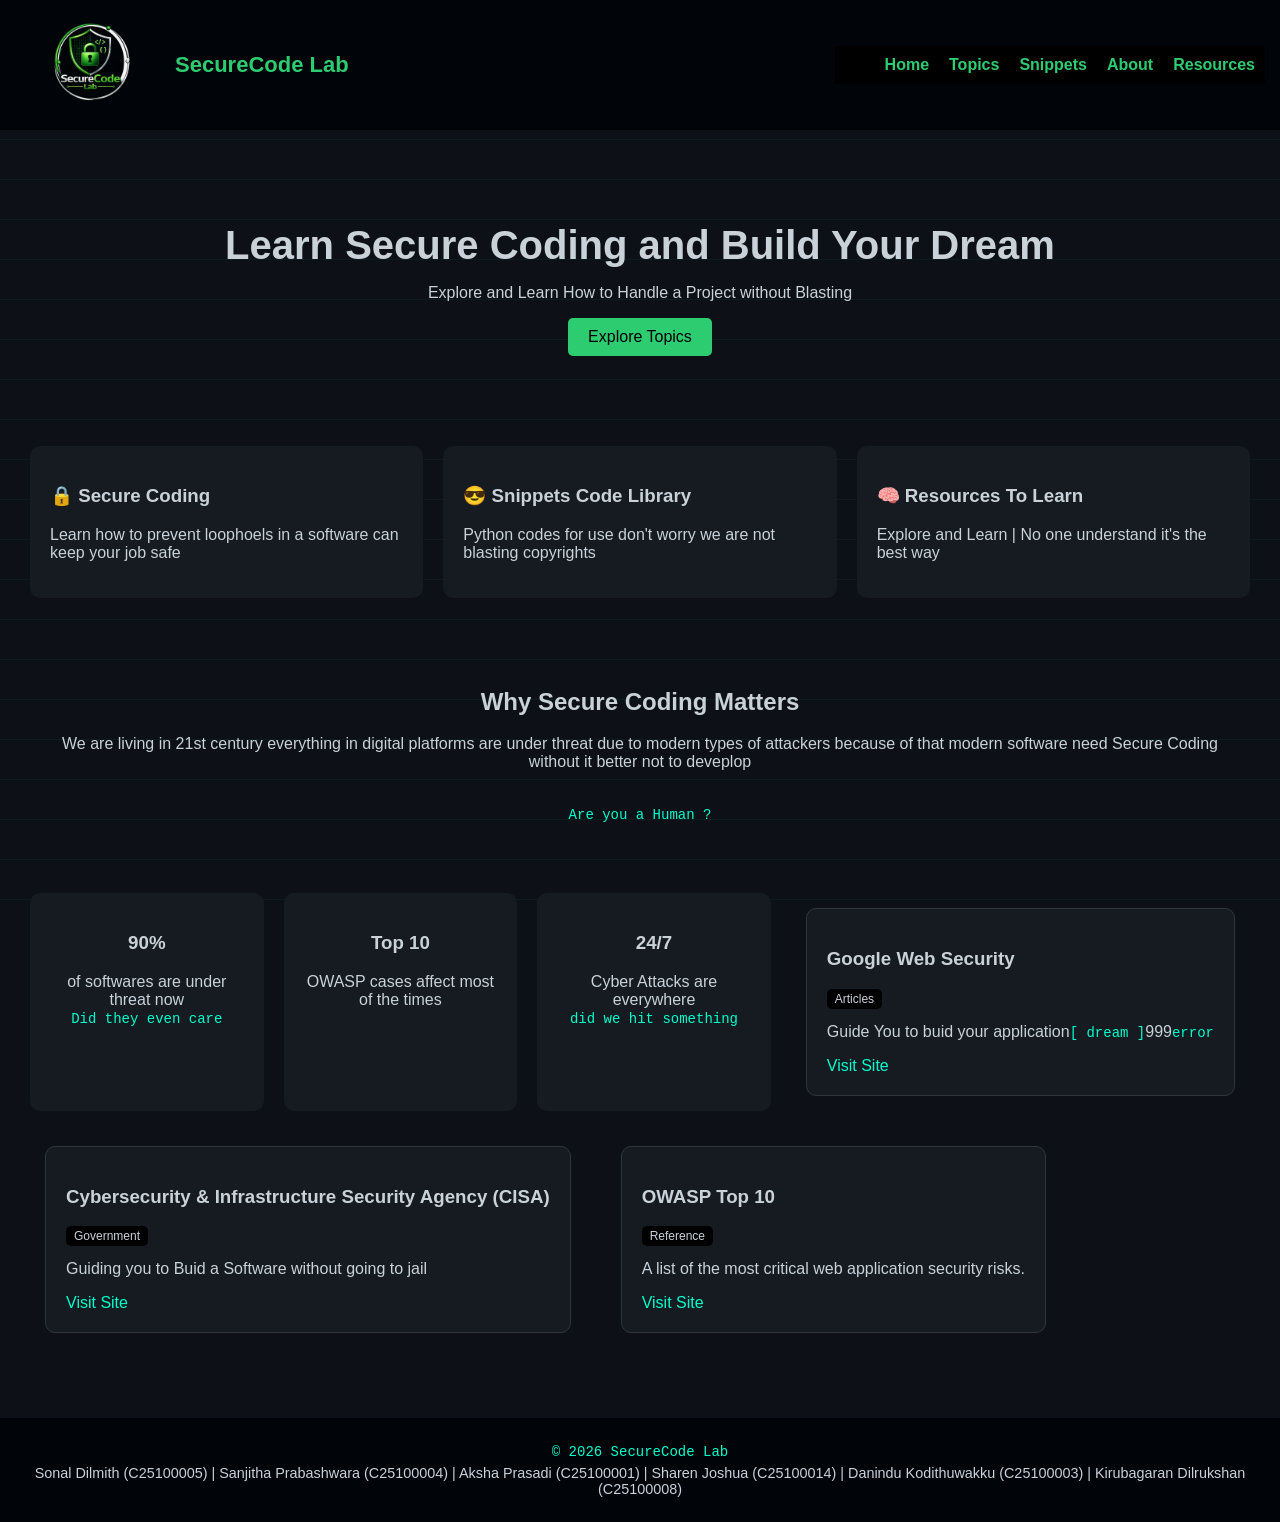
<file: index.html>
<!DOCTYPE html>
<html lang="en">
<head>
    <meta charset="UTF-8">
    <meta name="viewport" content="width=device-width, initial-scale=1.0">
    <title>SecureCode Lab</title>
    <link rel="stylesheet" href="style.css"> 
</head>
<body>
    <header>
        <div style="display:flex; align-items:center;">
        <img src="SecureCode Lab.png" alt="logo" width="150" style="margin-right:10px;">
        <h1>SecureCode Lab</h1>
    </div>
        <nav>
        <ul>
            <li><a href="index.html">Home</a></li>
            <li><a href="topics.html">Topics</a></li>
            <li><a href="snippets.html">Snippets</a></li>
            <li><a href="about.html">About</a></li>
            <li><a href="resources.html">Resources</a></li>
        </ul>
    </nav>
    </header>
<main>

<!--hero-->
<section class="hero">
    <h2>Learn Secure Coding and Build Your Dream</h2>
    <p>Explore and Learn How to Handle a Project without Blasting</p>
    <a href="topics.html" class="btn">Explore Topics</a>
</section>

<!--features-->
<section class="features">

    <div class="feature-card">
        <h3>&#128274; Secure Coding</h3>
        <p>Learn how to prevent loophoels in a software can keep your job safe</p>
    </div>

    <div class="feature-card">
        <h3>&#128526; Snippets Code Library</h3>
        <p>Python codes for use don't worry we are not blasting copyrights</p>
    </div>

    <div class="feature-card">
        <h3>&#x1F9E0; Resources To Learn</h3>
        <p>Explore and Learn | No one understand it's the best way </p>
    </div>

</section>

<!--important-->
<section class="importance">
    <h2>Why Secure Coding Matters</h2>
    <p>We are living in 21st century everything in digital platforms are under threat due to modern types of attackers because of that modern software need Secure Coding without it better not to deveplop</p><br><code>Are you a Human ?</code>
</section>

<!--stat-->
<section class="stats">

    <div class="stat-card">
        <h3>90%</h3>
        <p>of softwares are under threat now<br><code>Did they even care</code></p>
    </div>

    <div class="stat-card">
        <h3>Top 10</h3>
        <p>OWASP cases affect most of the times</p>
    </div>

    <div class="stat-card">
        <h3>24/7</h3>
        <p>Cyber Attacks are everywhere<br><code>did we hit something</code></p>
    </div>

    
<div class="resource-card">
    <h3>Google Web Security</h3>
    <span class="tag">Articles</span>
    <p>Guide You to buid your application<code>[ dream ]</code>999<code>error</code></p>
    <a href="https://web.dev/security/" target="_blank">Visit Site</a>
</div>

<div class="resource-card">
    <h3>Cybersecurity & Infrastructure Security Agency (CISA)</h3>
    <span class="tag">Government</span>
    <p>Guiding you to Buid a Software without going to jail</p>
    <a href="https://www.cisa.gov/" target="_blank">Visit Site</a>
</div>

<div class="resource-card">
    <h3>OWASP Top 10</h3>
    <span class="tag">Reference</span>
    <p>A list of the most critical web application security risks.</p>
    <a href="https://owasp.org/www-project-top-ten/" target="_blank">Visit Site</a>
</div>

</section>

</main>

    <footer>
    <div class="footer-content">
        <p><code>© 2026 SecureCode Lab</code></p>
        <p>
            Sonal Dilmith (C25100005) |
            Sanjitha Prabashwara (C25100004) |
            Aksha Prasadi (C25100001) |
            Sharen Joshua (C25100014) |
            Danindu Kodithuwakku (C25100003) |
            Kirubagaran Dilrukshan (C25100008)
        </p>
    </div>
</footer>

</body>
</html>
</file>
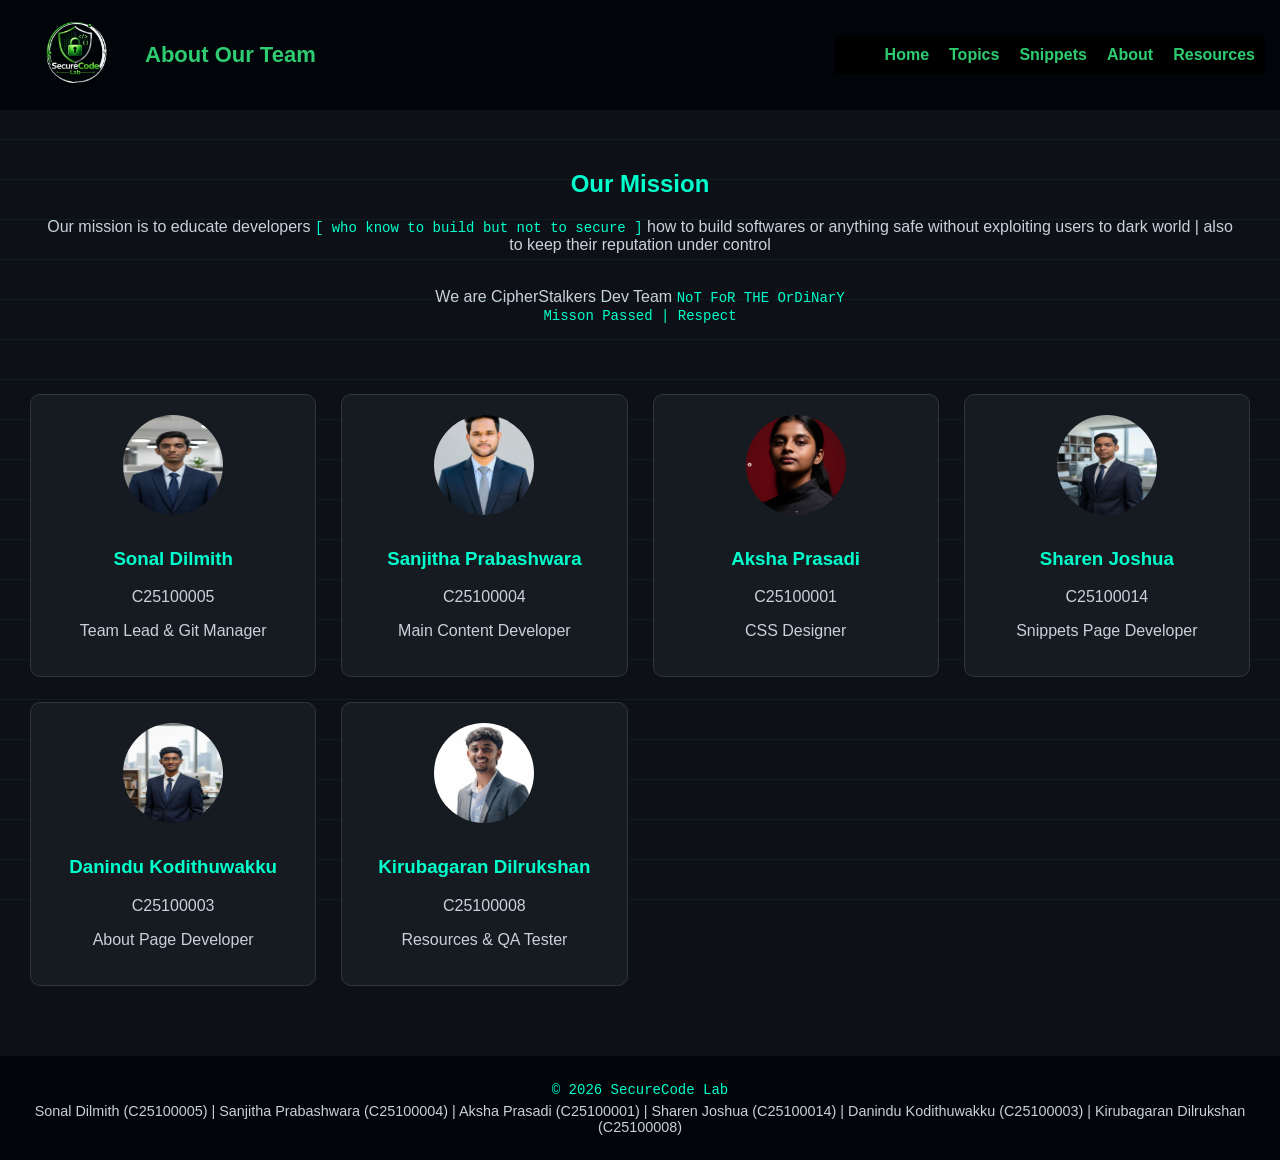
<file: about.html>
<!DOCTYPE html>
<html lang="en">
<head>
    <meta charset="UTF-8">
    <meta name="viewport" content="width=device-width, initial-scale=1.0">
    <title>About Us</title>
    <link rel="stylesheet" href="style.css">
</head>

<body>

<header>
    <div style="display:flex; align-items:center;">
        <img src="SecureCode Lab.png" alt="logo" width="120" style="margin-right:10px;">
        <h1>About Our Team</h1>
    </div>

    <nav>
        <ul>
            <li><a href="index.html">Home</a></li>
            <li><a href="topics.html">Topics</a></li>
            <li><a href="snippets.html">Snippets</a></li>
            <li><a href="about.html">About</a></li>
            <li><a href="resources.html">Resources</a></li>
        </ul>
    </nav>
</header>

<main>

    <!--mission-->
    <section class="mission">
        <h2>Our Mission</h2>
        <p>Our mission is to educate developers <code>[ who know to build but not to secure ]</code> how to build softwares or anything safe without exploiting users to dark world | also to keep their reputation under control</p>
        <br>
        We are CipherStalkers Dev Team <code>NoT FoR THE OrDiNarY</code>
        <br>
        <code>Misson Passed | Respect</code>
    </section>

    <!--kastiya-->
    <section class="team">

        <!--powerhouse-->
        <div class="member-card">
            <img src="Sonal.png" alt="member">
            <h3>Sonal Dilmith</h3>
            <p>C25100005</p>
            <p>Team Lead & Git Manager</p>
        </div>

        <div class="member-card">
            <img src="Sanjitha.png" alt="member">
            <h3>Sanjitha Prabashwara</h3>
            <p>C25100004</p>
            <p>Main Content Developer</p>
        </div>

        <div class="member-card">
            <img src="aksha.png" alt="member">
            <h3>Aksha Prasadi</h3>
            <p>C25100001</p>
            <p>CSS Designer</p>
        </div>

        <div class="member-card">
            <img src="Sharen.jpeg" alt="member">
            <h3>Sharen Joshua</h3>
            <p>C25100014</p>
            <p>Snippets Page Developer</p>
        </div>

        <div class="member-card">
            <img src="danidu.jpeg" alt="member">
            <h3>Danindu Kodithuwakku</h3>
            <p>C25100003</p>
            <p>About Page Developer</p>
        </div>

        <div class="member-card">
            <img src="dilrukshan.jpeg" alt="member">
            <h3>Kirubagaran Dilrukshan</h3>
            <p>C25100008</p>
            <p>Resources & QA Tester</p>
        </div>

    </section>

</main>

<footer>
    <div class="footer-content">
        <p><code>© 2026 SecureCode Lab</code></p>
        <p>
            Sonal Dilmith (C25100005) |
            Sanjitha Prabashwara (C25100004) |
            Aksha Prasadi (C25100001) |
            Sharen Joshua (C25100014) |
            Danindu Kodithuwakku (C25100003) |
            Kirubagaran Dilrukshan (C25100008)
        </p>
    </div>
</footer>

</body>
</html>
</file>
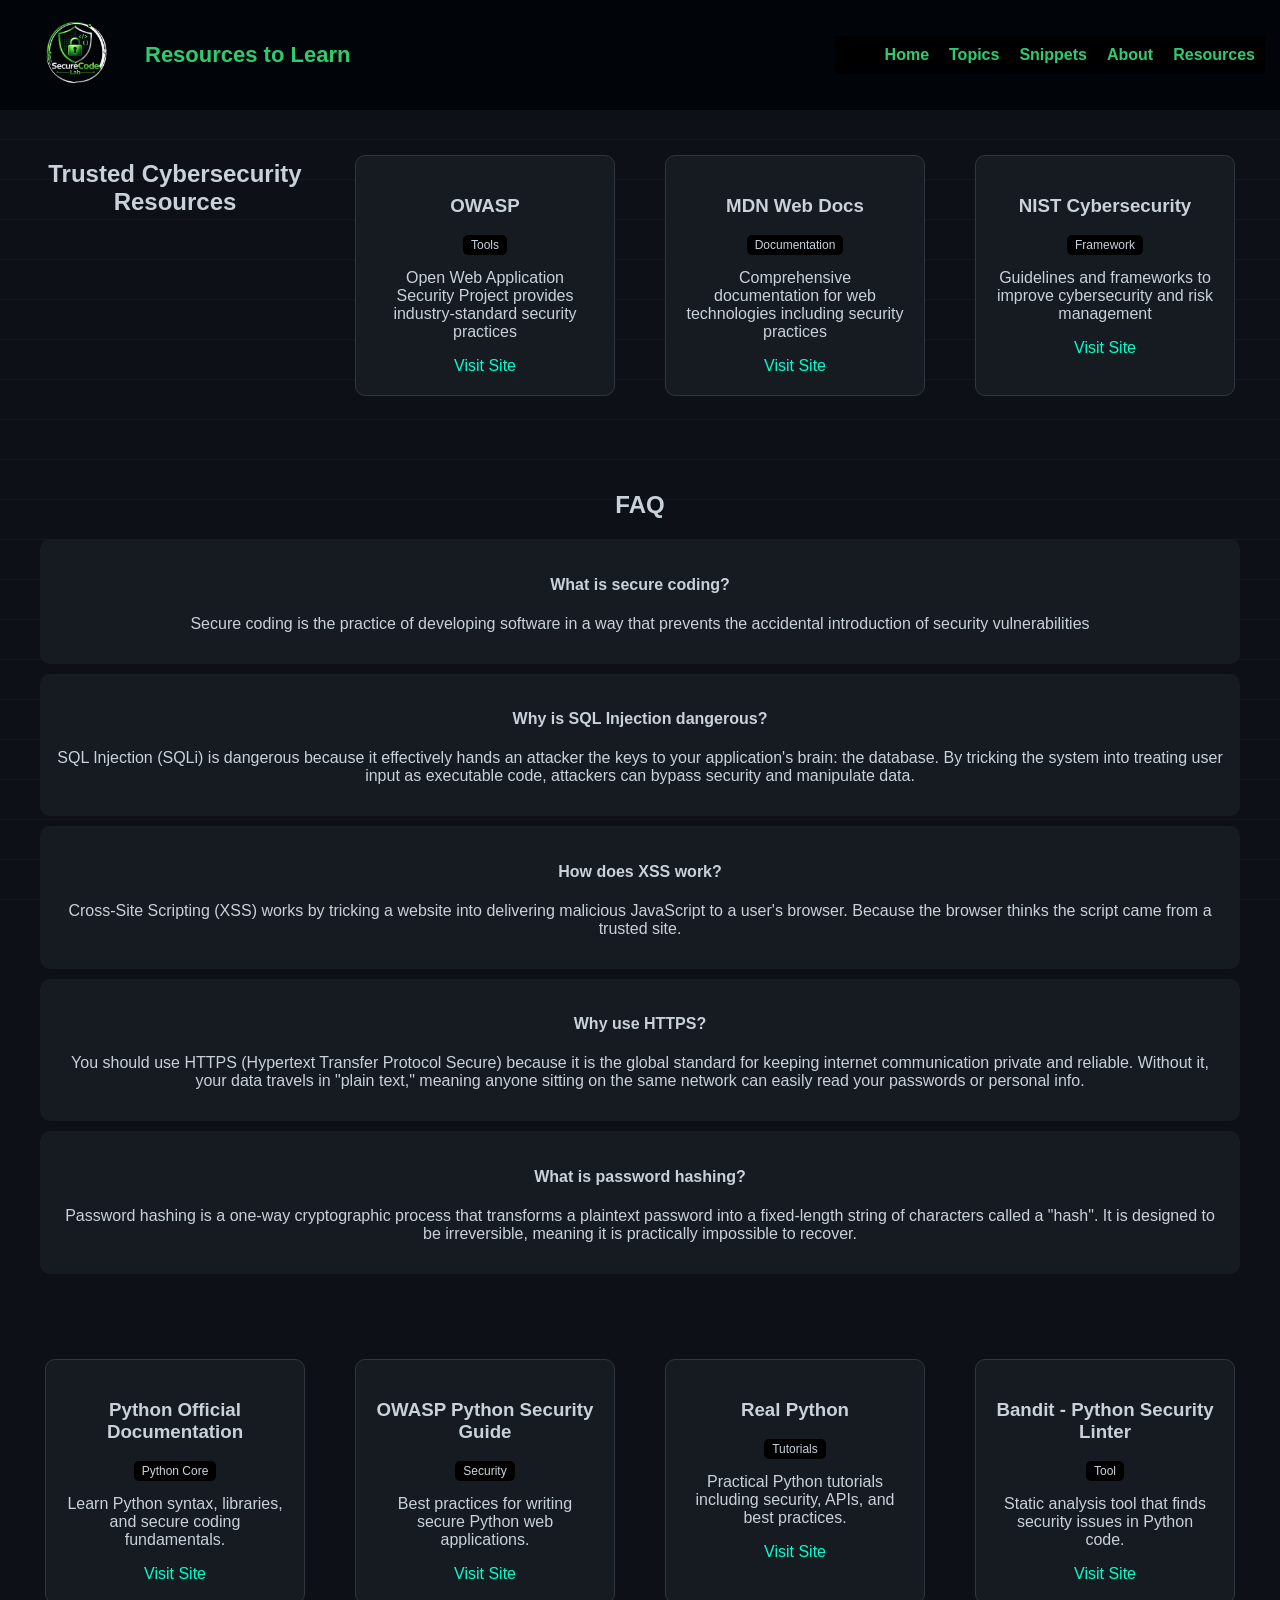
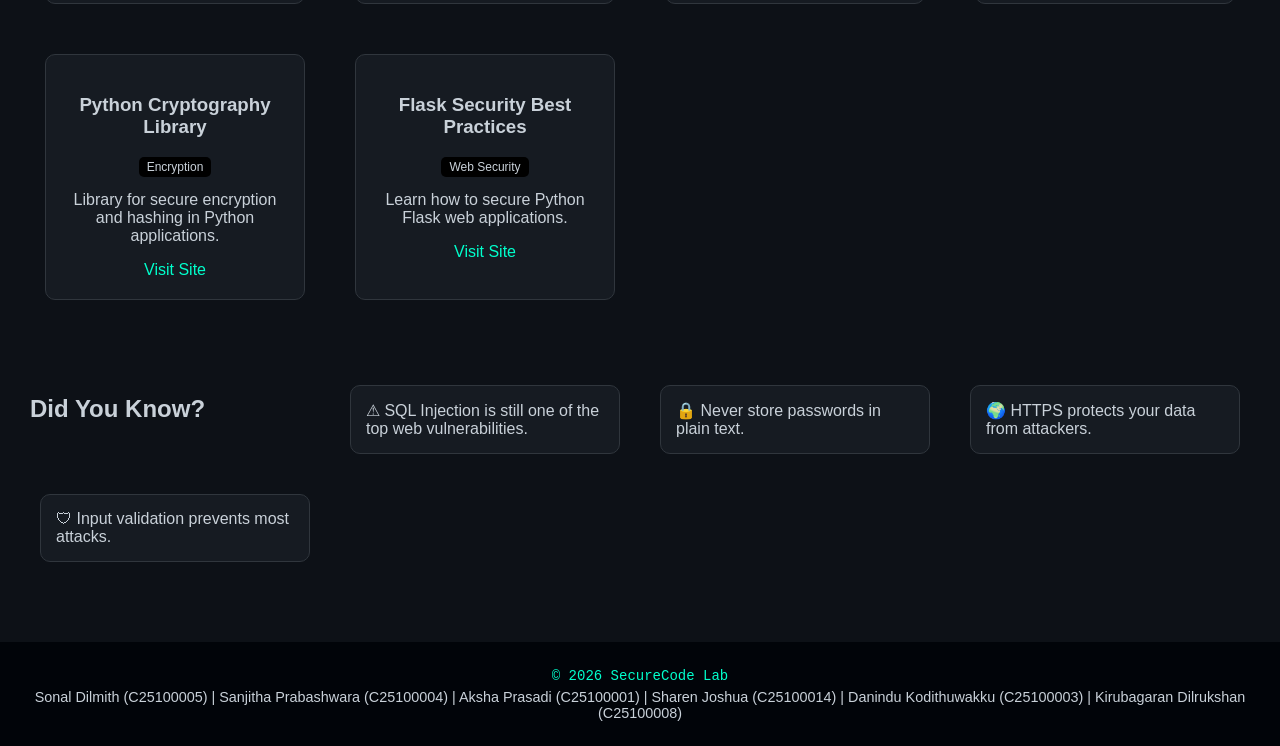
<file: resources.html>
<!DOCTYPE html>
<html lang="en">
<head>
    <meta charset="UTF-8">
    <meta name="viewport" content="width=device-width, initial-scale=1.0">
    <title>Resources</title>
    <link rel="stylesheet" href="style.css">
</head>

<body>

<header>
    <div style="display:flex; align-items:center;">
        <img src="SecureCode Lab.png" alt="logo" width="120" style="margin-right:10px;">
        <h1>Resources to Learn</h1>
    </div>

    <nav>
        <ul>
            <li><a href="index.html">Home</a></li>
            <li><a href="topics.html">Topics</a></li>
            <li><a href="snippets.html">Snippets</a></li>
            <li><a href="about.html">About</a></li>
            <li><a href="resources.html">Resources</a></li>
        </ul>
    </nav>
</header>

<main>

<!--resource-->
<section class="resources">
    <h2>Trusted Cybersecurity Resources</h2>

    <div class="resource-card">
        <h3>OWASP</h3>
        <span class="tag">Tools</span>
        <p>Open Web Application Security Project provides industry-standard security practices</p>
        <a href="https://owasp.org/" target="_blank">Visit Site</a>
    </div>

    <div class="resource-card">
        <h3>MDN Web Docs</h3>
        <span class="tag">Documentation</span>
        <p>Comprehensive documentation for web technologies including security practices</p>
        <a href="https://developer.mozilla.org/" target="_blank">Visit Site</a>
    </div>

    <div class="resource-card">
        <h3>NIST Cybersecurity</h3>
        <span class="tag">Framework</span>
        <p>Guidelines and frameworks to improve cybersecurity and risk management</p>
        <a href="https://www.nist.gov/cybersecurity" target="_blank">Visit Site</a>
    </div>

</section>

<!-- FAQ -->
<section class="faq">
    <h2>FAQ</h2>

    <div class="faq-item">
        <h4>What is secure coding?</h4>
        <p>Secure coding is the practice of developing software in a way that prevents the accidental introduction of security vulnerabilities</p>
    </div>

    <div class="faq-item">
        <h4>Why is SQL Injection dangerous?</h4>
        <p>SQL Injection (SQLi) is dangerous because it effectively hands an attacker the keys to your application's brain: the database. By tricking the system into treating user input as executable code, attackers can bypass security and manipulate data.</p>
    </div>

    <div class="faq-item">
        <h4>How does XSS work?</h4>
        <p>Cross-Site Scripting (XSS) works by tricking a website into delivering malicious JavaScript to a user's browser. Because the browser thinks the script came from a trusted site.</p>
    </div>

    <div class="faq-item">
        <h4>Why use HTTPS?</h4>
        <p>You should use HTTPS (Hypertext Transfer Protocol Secure) because it is the global standard for keeping internet communication private and reliable. Without it, your data travels in "plain text," meaning anyone sitting on the same network can easily read your passwords or personal info.</p>
    </div>

    <div class="faq-item">
        <h4>What is password hashing?</h4>
        <p>Password hashing is a one-way cryptographic process that transforms a plaintext password into a fixed-length string of characters called a "hash". It is designed to be irreversible, meaning it is practically impossible to recover.</p>
    </div>

</section>

<section class="resources">

    <div class="resource-card">
        <h3>Python Official Documentation</h3>
        <span class="tag">Python Core</span>
        <p>Learn Python syntax, libraries, and secure coding fundamentals.</p>
        <a href="https://docs.python.org/3/" target="_blank">Visit Site</a>
    </div>

    <div class="resource-card">
        <h3>OWASP Python Security Guide</h3>
        <span class="tag">Security</span>
        <p>Best practices for writing secure Python web applications.</p>
        <a href="https://owasp.org/www-project-python-security/" target="_blank">Visit Site</a>
    </div>

    <div class="resource-card">
        <h3>Real Python</h3>
        <span class="tag">Tutorials</span>
        <p>Practical Python tutorials including security, APIs, and best practices.</p>
        <a href="https://realpython.com/" target="_blank">Visit Site</a>
    </div>

    <div class="resource-card">
        <h3>Bandit - Python Security Linter</h3>
        <span class="tag">Tool</span>
        <p>Static analysis tool that finds security issues in Python code.</p>
        <a href="https://bandit.readthedocs.io/" target="_blank">Visit Site</a>
    </div>

    <div class="resource-card">
        <h3>Python Cryptography Library</h3>
        <span class="tag">Encryption</span>
        <p>Library for secure encryption and hashing in Python applications.</p>
        <a href="https://cryptography.io/" target="_blank">Visit Site</a>
    </div>

    <div class="resource-card">
        <h3>Flask Security Best Practices</h3>
        <span class="tag">Web Security</span>
        <p>Learn how to secure Python Flask web applications.</p>
        <a href="https://flask.palletsprojects.com/" target="_blank">Visit Site</a>
    </div>

</section>

<!-- TIPS -->
<section class="tips">
    <h2>Did You Know?</h2>

    <div class="tip-card">&#x26A0; SQL Injection is still one of the top web vulnerabilities.</div>
    <div class="tip-card">&#128274; Never store passwords in plain text.</div>
    <div class="tip-card">&#127757; HTTPS protects your data from attackers.</div>
    <div class="tip-card">&#128737; Input validation prevents most attacks.</div>

</section>

</main>

<footer>
    <div class="footer-content">
        <p><code>© 2026 SecureCode Lab</code></p>
        <p>
            Sonal Dilmith (C25100005) |
            Sanjitha Prabashwara (C25100004) |
            Aksha Prasadi (C25100001) |
            Sharen Joshua (C25100014) |
            Danindu Kodithuwakku (C25100003) |
            Kirubagaran Dilrukshan (C25100008)
        </p>
    </div>
</footer>

</body>
</html>
</file>
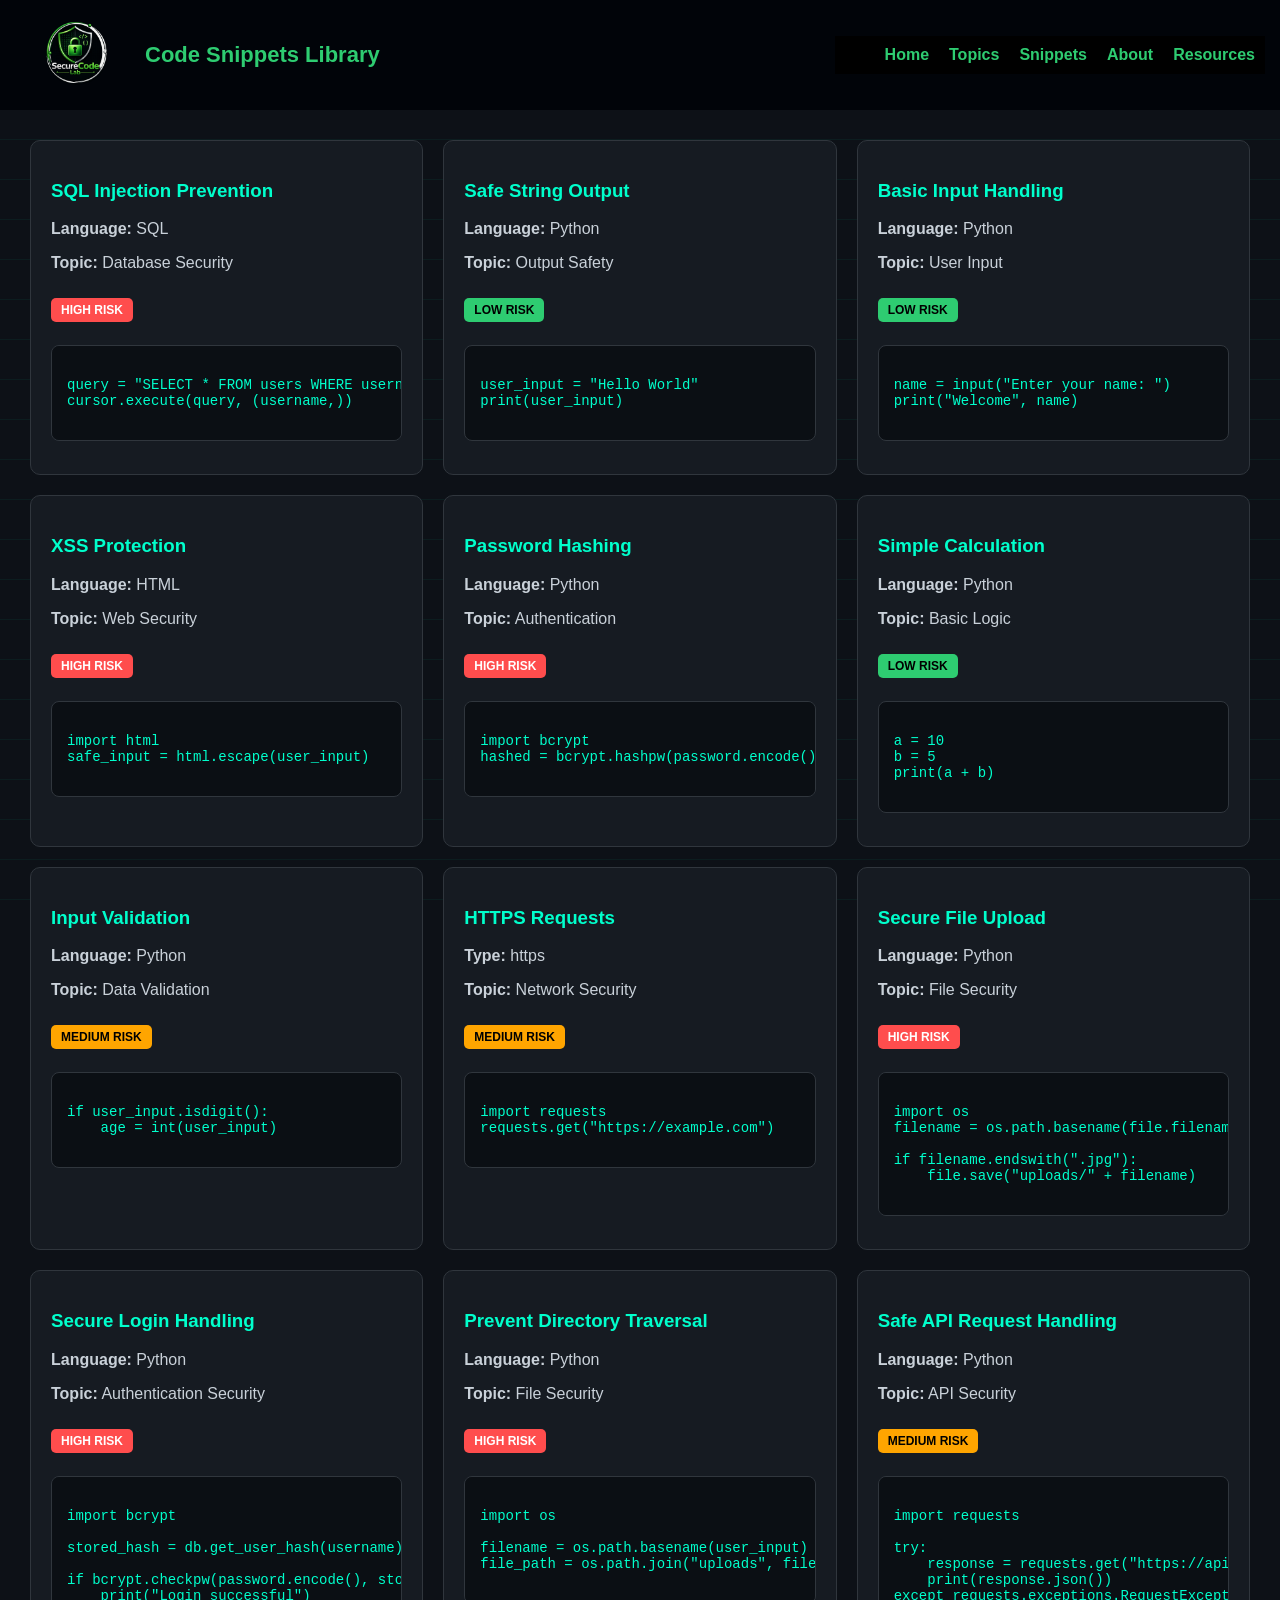
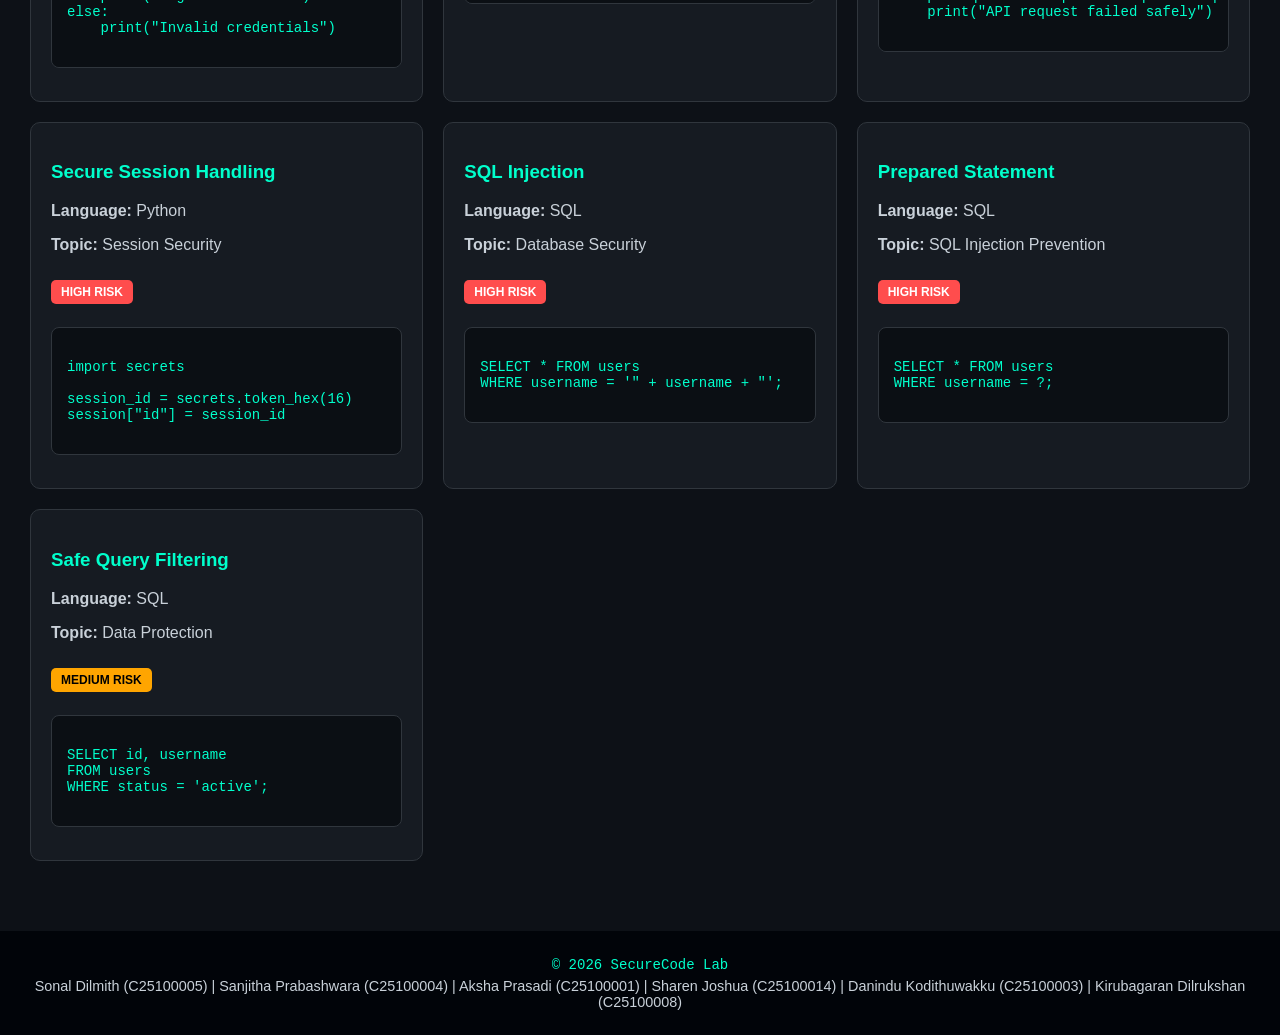
<file: snippets.html>
<!DOCTYPE html>
<html lang="en">
<head>
    <meta charset="UTF-8">
    <meta name="viewport" content="width=device-width, initial-scale=1.0">
    <title>Code Snippets Library</title>
    <link rel="stylesheet" href="style.css">
</head>

<body>

<header>
    <div style="display:flex; align-items:center;">
        <img src="SecureCode Lab.png" alt="logo" width="120" style="margin-right:10px;">
        <h1>Code Snippets Library</h1>
    </div>

    <nav>
        <ul>
            <li><a href="index.html">Home</a></li>
            <li><a href="topics.html">Topics</a></li>
            <li><a href="snippets.html">Snippets</a></li>
            <li><a href="about.html">About</a></li>
            <li><a href="resources.html">Resources</a></li>
        </ul>
    </nav>
</header>

<main>

<section class="snippets-container">

    <!--sql-->
    <div class="snippet-card">
        <h3>SQL Injection Prevention</h3>
        <p><strong>Language:</strong> SQL</p>
        <p><strong>Topic:</strong> Database Security</p>
        <span class="risk high">HIGH RISK</span>

        <pre><code>
query = "SELECT * FROM users WHERE username = %s"
cursor.execute(query, (username,))
        </code></pre>
    </div>

    <div class="snippet-card">
    <h3>Safe String Output</h3>
    <p><strong>Language:</strong> Python</p>
    <p><strong>Topic:</strong> Output Safety</p>
    <span class="risk low">LOW RISK</span>

    <pre><code>
user_input = "Hello World"
print(user_input)
    </code></pre>
    </div>

    <div class="snippet-card">
    <h3>Basic Input Handling</h3>
    <p><strong>Language:</strong> Python</p>
    <p><strong>Topic:</strong> User Input</p>
    <span class="risk low">LOW RISK</span>

    <pre><code>
name = input("Enter your name: ")
print("Welcome", name)
    </code></pre>
</div>

    <!--xss-->
    <div class="snippet-card">
        <h3>XSS Protection</h3>
        <p><strong>Language:</strong> HTML</p>
        <p><strong>Topic:</strong> Web Security</p>
        <span class="risk high">HIGH RISK</span>

        <pre><code>
import html
safe_input = html.escape(user_input)
        </code></pre>
    </div>

    <!--password-->
    <div class="snippet-card">
        <h3>Password Hashing</h3>
        <p><strong>Language:</strong> Python</p>
        <p><strong>Topic:</strong> Authentication</p>
        <span class="risk high">HIGH RISK</span>

        <pre><code>
import bcrypt
hashed = bcrypt.hashpw(password.encode(), bcrypt.gensalt())
        </code></pre>
    </div>

    <div class="snippet-card">
    <h3>Simple Calculation</h3>
    <p><strong>Language:</strong> Python</p>
    <p><strong>Topic:</strong> Basic Logic</p>
    <span class="risk low">LOW RISK</span>

    <pre><code>
a = 10
b = 5
print(a + b)
    </code></pre>
</div>

    <!--input-->
    <div class="snippet-card">
        <h3>Input Validation</h3>
        <p><strong>Language:</strong> Python</p>
        <p><strong>Topic:</strong> Data Validation</p>
        <span class="risk medium">MEDIUM RISK</span>

        <pre><code>
if user_input.isdigit():
    age = int(user_input)
        </code></pre>
    </div>

    <!--https-->
    <div class="snippet-card">
        <h3>HTTPS Requests</h3>
        <p><strong>Type:</strong> https</p>
        <p><strong>Topic:</strong> Network Security</p>
        <span class="risk medium">MEDIUM RISK</span>

        <pre><code>
import requests
requests.get("https://example.com")
        </code></pre>
    </div>

    <!--file-->
    <div class="snippet-card">
        <h3>Secure File Upload</h3>
        <p><strong>Language:</strong> Python</p>
        <p><strong>Topic:</strong> File Security</p>
        <span class="risk high">HIGH RISK</span>

        <pre><code>
import os
filename = os.path.basename(file.filename)

if filename.endswith(".jpg"):
    file.save("uploads/" + filename)
        </code></pre>
    </div>

    <div class="snippet-card">
    <h3>Secure Login Handling</h3>
    <p><strong>Language:</strong> Python</p>
    <p><strong>Topic:</strong> Authentication Security</p>
    <span class="risk high">HIGH RISK</span>

    <pre><code>
import bcrypt

stored_hash = db.get_user_hash(username)

if bcrypt.checkpw(password.encode(), stored_hash):
    print("Login successful")
else:
    print("Invalid credentials")
    </code></pre>
</div>

<div class="snippet-card">
    <h3>Prevent Directory Traversal</h3>
    <p><strong>Language:</strong> Python</p>
    <p><strong>Topic:</strong> File Security</p>
    <span class="risk high">HIGH RISK</span>

    <pre><code>
import os

filename = os.path.basename(user_input)
file_path = os.path.join("uploads", filename)
    </code></pre>
</div>

<div class="snippet-card">
    <h3>Safe API Request Handling</h3>
    <p><strong>Language:</strong> Python</p>
    <p><strong>Topic:</strong> API Security</p>
    <span class="risk medium">MEDIUM RISK</span>

    <pre><code>
import requests

try:
    response = requests.get("https://api.example.com/data", timeout=5)
    print(response.json())
except requests.exceptions.RequestException:
    print("API request failed safely")
    </code></pre>
</div>

<div class="snippet-card">
    <h3>Secure Session Handling</h3>
    <p><strong>Language:</strong> Python</p>
    <p><strong>Topic:</strong> Session Security</p>
    <span class="risk high">HIGH RISK</span>

    <pre><code>
import secrets

session_id = secrets.token_hex(16)
session["id"] = session_id
    </code></pre>
</div>

<div class="snippet-card">
    <h3>SQL Injection</h3>
    <p><strong>Language:</strong> SQL</p>
    <p><strong>Topic:</strong> Database Security</p>
    <span class="risk high">HIGH RISK</span>

    <pre><code>
SELECT * FROM users 
WHERE username = '" + username + "';
    </code></pre>
</div>

<div class="snippet-card">
    <h3>Prepared Statement</h3>
    <p><strong>Language:</strong> SQL</p>
    <p><strong>Topic:</strong> SQL Injection Prevention</p>
    <span class="risk high">HIGH RISK</span>

    <pre><code>
SELECT * FROM users 
WHERE username = ?;
    </code></pre>
</div>

<div class="snippet-card">
    <h3>Safe Query Filtering</h3>
    <p><strong>Language:</strong> SQL</p>
    <p><strong>Topic:</strong> Data Protection</p>
    <span class="risk medium">MEDIUM RISK</span>

    <pre><code>
SELECT id, username 
FROM users 
WHERE status = 'active';
    </code></pre>
</div>

</section>

</main>

</footer>
<footer>
    <div class="footer-content">
        <p><code>© 2026 SecureCode Lab</code></p>
        <p>
            Sonal Dilmith (C25100005) |
            Sanjitha Prabashwara (C25100004) |
            Aksha Prasadi (C25100001) |
            Sharen Joshua (C25100014) |
            Danindu Kodithuwakku (C25100003) |
            Kirubagaran Dilrukshan (C25100008)
        </p>
    </div>
</footer>

</body>
</html>
</file>
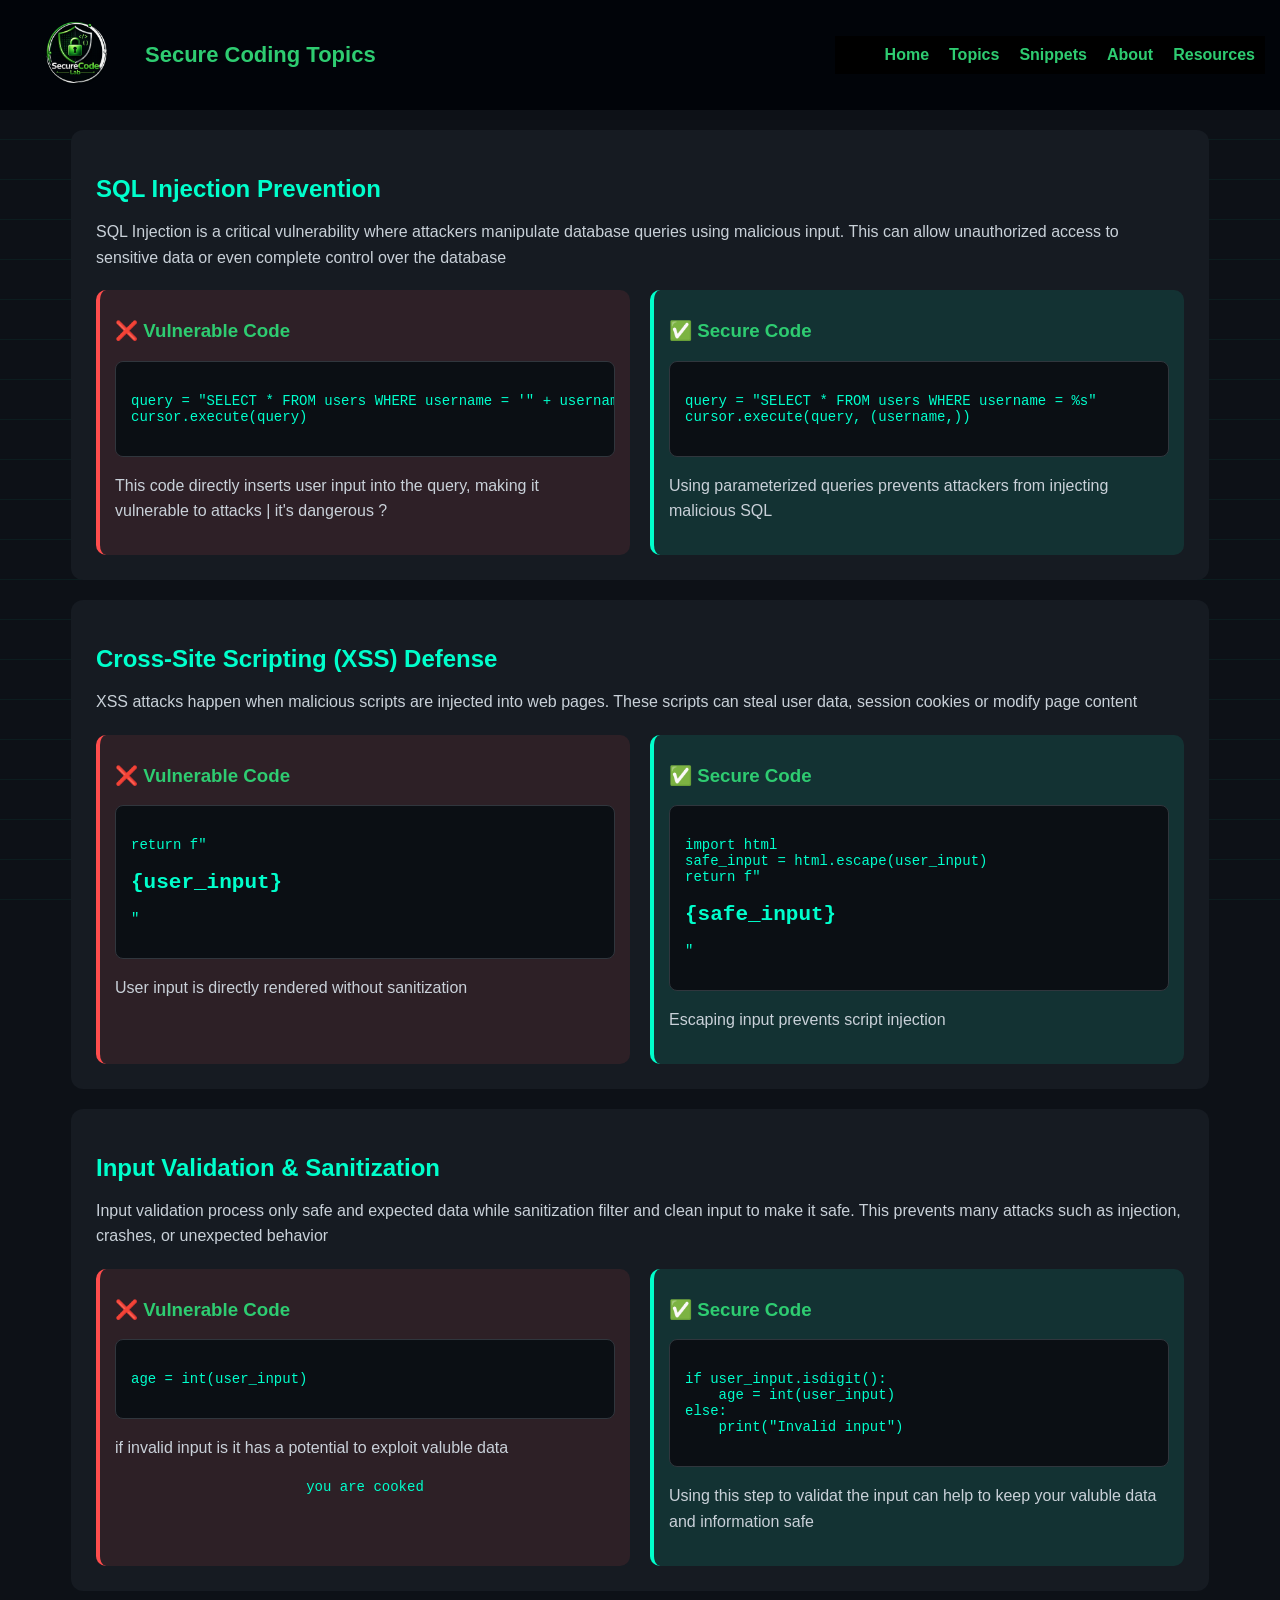
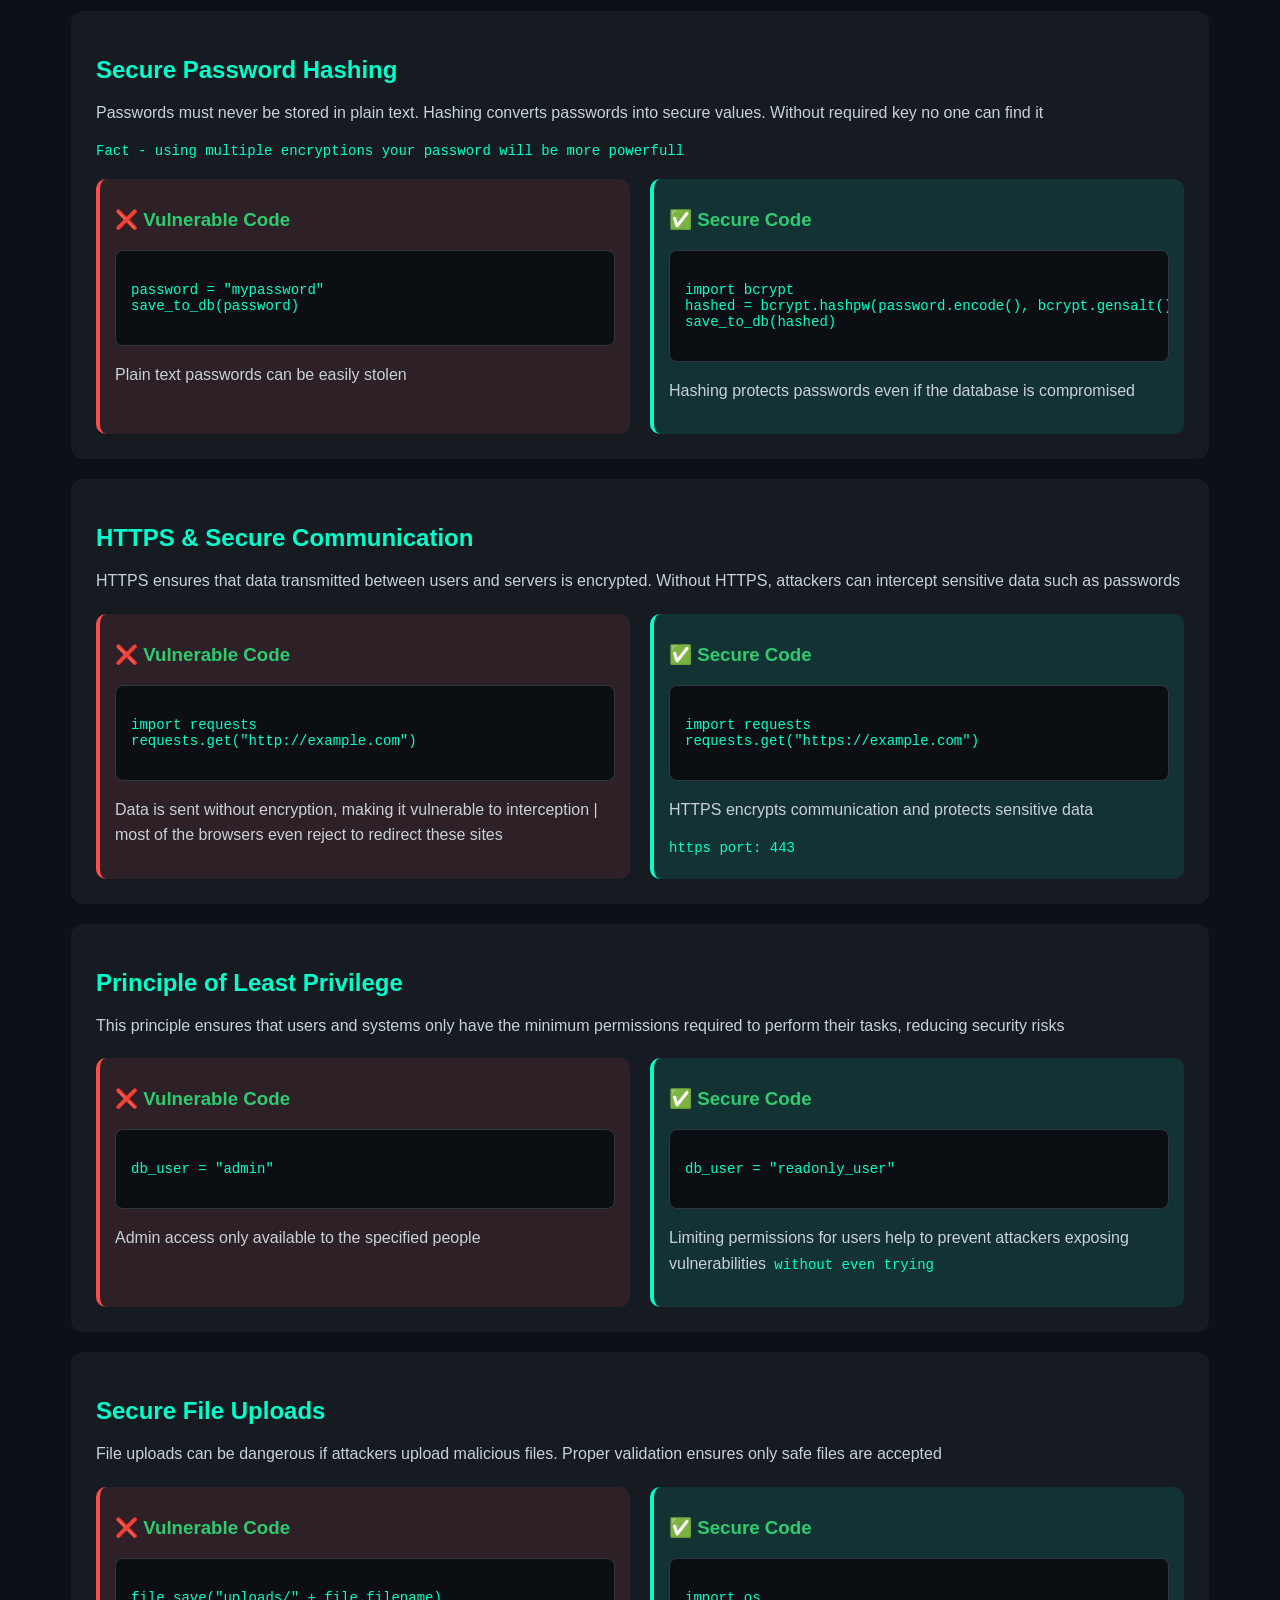
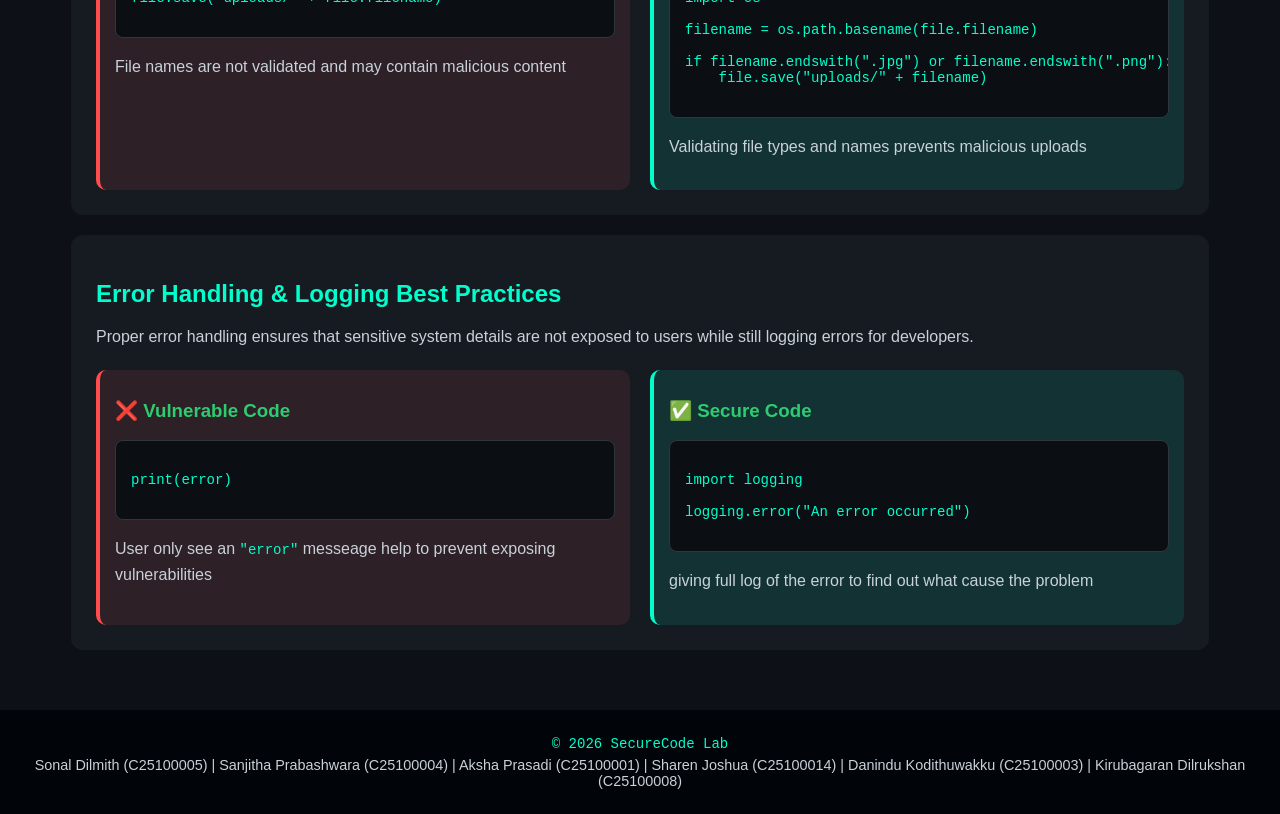
<file: topics.html>
<!DOCTYPE html>
<html lang="en">
<head>
    <meta charset="UTF-8">
    <meta name="viewport" content="width=device-width, initial-scale=1.0">
    <title>Secure Coding Topics</title>
    <link rel="stylesheet" href="style.css">
</head>

<body>

<header>
    <div style="display:flex; align-items:center;">
        <img src="SecureCode Lab.png" alt="logo" width="120" style="margin-right:10px;">
        <h1>Secure Coding Topics</h1>
    </div>

    <nav>
        <ul>
            <li><a href="index.html">Home</a></li>
            <li><a href="topics.html">Topics</a></li>
            <li><a href="snippets.html">Snippets</a></li>
            <li><a href="about.html">About</a></li>
            <li><a href="resources.html">Resources</a></li>
        </ul>
    </nav>
</header>

<main>

    <!--sql-->
    <section class="topic">
        <h2>SQL Injection Prevention</h2>
        <p>SQL Injection is a critical vulnerability where attackers manipulate database queries using malicious input. This can allow unauthorized access to sensitive data or even complete control over the database</p>

        <div class="comparison">

            <div class="vulnerable">
                <h3>&#10060; Vulnerable Code</h3>
                <pre><code>
query = "SELECT * FROM users WHERE username = '" + username + "'"
cursor.execute(query)
                </code></pre>
                <p>This code directly inserts user input into the query, making it vulnerable to attacks | it's dangerous ?</p>
            </div>

            <div class="secure">
                <h3>&#9989; Secure Code</h3>
                <pre><code>
query = "SELECT * FROM users WHERE username = %s"
cursor.execute(query, (username,))
                </code></pre>
                <p>Using parameterized queries prevents attackers from injecting malicious SQL</p>
            </div>

        </div>
    </section>

    <!--xss-->
    <section class="topic">
        <h2>Cross-Site Scripting (XSS) Defense</h2>
        <p>XSS attacks happen when malicious scripts are injected into web pages. These scripts can steal user data, session cookies or modify page content</p>

        <div class="comparison">

            <div class="vulnerable">
                <h3>&#10060; Vulnerable Code</h3>
                <pre><code>
return f"<h1>{user_input}</h1>"
                </code></pre>
                <p>User input is directly rendered without sanitization</p>
            </div>

            <div class="secure">
                <h3>&#9989; Secure Code</h3>
                <pre><code>
import html
safe_input = html.escape(user_input)
return f"<h1>{safe_input}</h1>"
                </code></pre>
                <p>Escaping input prevents script injection</p>
            </div>

        </div>
    </section>

    <!--input-->
    <section class="topic">
        <h2>Input Validation & Sanitization</h2>
        <p>Input validation process only safe and expected data while sanitization filter and clean input to make it safe. This prevents many attacks such as injection, crashes, or unexpected behavior</p>

        <div class="comparison">

            <div class="vulnerable">
                <h3>&#10060; Vulnerable Code</h3>
                <pre><code>
age = int(user_input)
                </code></pre>
                <p>if invalid input is it has a potential to exploit valuble data<br><code><center> you are cooked</center></code></p>
            </div>

            <div class="secure">
                <h3>&#9989; Secure Code</h3>
                <pre><code>
if user_input.isdigit():
    age = int(user_input)
else:
    print("Invalid input")
                </code></pre>
                <p>Using this step to validat the input can help to keep your valuble data and information safe</p>
            </div>

        </div>
    </section>

    <!--pass-->
    <section class="topic">
        <h2>Secure Password Hashing</h2>
        <p>Passwords must never be stored in plain text. Hashing converts passwords into secure values. Without required key no one can find it</p>
        <p></p>
        <code>Fact - using multiple encryptions your password will be more powerfull</code>

        <div class="comparison">

            <div class="vulnerable">
                <h3>&#10060; Vulnerable Code</h3>
                <pre><code>
password = "mypassword"
save_to_db(password)
                </code></pre>
                <p>Plain text passwords can be easily stolen</p>
            </div>

            <div class="secure">
                <h3>&#9989; Secure Code</h3>
                <pre><code>
import bcrypt
hashed = bcrypt.hashpw(password.encode(), bcrypt.gensalt())
save_to_db(hashed)
                </code></pre>
                <p>Hashing protects passwords even if the database is compromised</p>
            </div>

        </div>
    </section>

    <section class="topic">
    <h2>HTTPS & Secure Communication</h2>
    <p>HTTPS ensures that data transmitted between users and servers is encrypted. Without HTTPS, attackers can intercept sensitive data such as passwords</p>

    <div class="comparison">

        <div class="vulnerable">
            <h3>&#10060; Vulnerable Code</h3>
            <pre><code>
import requests
requests.get("http://example.com")
            </code></pre>
            <p>Data is sent without encryption, making it vulnerable to interception | most of the browsers even reject to redirect these sites</p>
        </div>

        <div class="secure">
            <h3>&#9989; Secure Code</h3>
            <pre><code>
import requests
requests.get("https://example.com")
            </code></pre>
            <p>HTTPS encrypts communication and protects sensitive data</p>
            <p></p>
            <code>https port: 443</code>
        </div>

    </div>
</section>

<section class="topic">
    <h2>Principle of Least Privilege</h2>
    <p>This principle ensures that users and systems only have the minimum permissions required to perform their tasks, reducing security risks</p>

    <div class="comparison">

        <div class="vulnerable">
            <h3>&#10060; Vulnerable Code</h3>
            <pre><code>
db_user = "admin"
            </code></pre>
            <p>Admin access only available to the specified people</p>
        </div>

        <div class="secure">
            <h3>&#9989; Secure Code</h3>
            <pre><code>
db_user = "readonly_user"
            </code></pre>
            <p>Limiting permissions for users help to prevent attackers exposing vulnerabilities<code> without even trying</code></p>
        </div>

    </div>
</section>

<section class="topic">
    <h2>Secure File Uploads</h2>
    <p>File uploads can be dangerous if attackers upload malicious files. Proper validation ensures only safe files are accepted</p>

    <div class="comparison">

        <div class="vulnerable">
            <h3>&#10060; Vulnerable Code</h3>
            <pre><code>
file.save("uploads/" + file.filename)
            </code></pre>
            <p>File names are not validated and may contain malicious content</p>
        </div>

        <div class="secure">
            <h3>&#9989; Secure Code</h3>
            <pre><code>
import os

filename = os.path.basename(file.filename)

if filename.endswith(".jpg") or filename.endswith(".png"):
    file.save("uploads/" + filename)
            </code></pre>
            <p>Validating file types and names prevents malicious uploads</p>
        </div>

    </div>
</section>

<section class="topic">
    <h2>Error Handling & Logging Best Practices</h2>
    <p>Proper error handling ensures that sensitive system details are not exposed to users while still logging errors for developers.</p>

    <div class="comparison">

        <div class="vulnerable">
            <h3>&#10060; Vulnerable Code</h3>
            <pre><code>
print(error)
            </code></pre>
            <p>User only see an <code>"error"</code> messeage help to prevent exposing vulnerabilities</p> 
        </div>

        <div class="secure">
            <h3>&#9989; Secure Code</h3>
            <pre><code>
import logging

logging.error("An error occurred")
            </code></pre>
            <p>giving full log of the error to find out what cause the problem</p>
        </div>

    </div>
</section>

</main>

<footer>
    <div class="footer-content">
        <p><code>© 2026 SecureCode Lab</code></p>
        <p>
            Sonal Dilmith (C25100005) |
            Sanjitha Prabashwara (C25100004) |
            Aksha Prasadi (C25100001) |
            Sharen Joshua (C25100014) |
            Danindu Kodithuwakku (C25100003) |
            Kirubagaran Dilrukshan (C25100008)
        </p>
    </div>
</footer>

</body>
</html>
</file>
<file: style.css>
/*root*/
:root {
    --bgcolor: #0d1117;
    --second-color: #00ffcc;
    --themecolor: #2ecc71;
    --text: #c9d1d9;
}

/*body*/
body {
    margin: 0;
    font-family: 'Segoe UI', sans-serif;
    background-color: var(--bgcolor);
    color: var(--text);
}

/*header*/
header {
    background: #010409;
    padding: 15px;
    display: flex;
    justify-content: space-between;
    align-items: center;
    font-family: Arial, sans-serif;
}
header h1 {
    color: var(--themecolor);
    font-size: 22px;
}

/*nav*/
nav ul {
    display: flex;
    justify-content: center;
    list-style: none;
    background-color: #000000;
}

nav ul li {
    margin: 10px;
}

nav ul li a {
    text-decoration: none;
    color: var(--themecolor);
    font-weight: bold;
}

nav ul li a:hover {
    color: white;
}

nav ul li a {
    transition: 0.3s;
}

/*hero*/
.hero {
    text-align: center;
    padding: 60px 20px;
}

.hero h2 {
    font-size: 2.5rem;
    margin-bottom: 10px;
}

/*topics*/

.topic {
    background-color: #161b22;
    margin: 20px auto;
    padding: 25px;
    width: 85%;
    border-radius: 12px;
    border-left: 4px solid var(--secondcolor);
    transition: transform 0.3s ease;
}

.topic:hover {
    transform: scale(1.01);
}

.topic h2 {
    color: var(--second-color);
    margin-bottom: 10px;
}

.topic h3 {
    color: var(--themecolor);
    margin-top: 15px;
}

.topic p {
    line-height: 1.6;
    color: var(--text);
}

/*codes*/

pre {
    background-color: #0b0f14;
    padding: 15px;
    border-radius: 8px;
    overflow-x: auto;
    border: 1px solid #30363d;
}

code {
    color: #00ffcc;
    font-family: "Courier New", monospace;
    font-size: 14px;
}

/*footer-fixed*/

footer {
    background-color: #010409;
    padding: 20px;
    text-align: center;
    margin-top: 40px;
}

.footer-content p {
    margin: 5px 0;
    font-size: 0.9rem;
}

/*Mobile Compatible learned from Asterisks Dev Team*/

@media (max-width: 768px) {
    .topic {
        width: 95%;
        padding: 15px;
    }

    nav ul {
        flex-direction: column;
        align-items: center;
    }

    header {
        flex-direction: column;
        text-align: center;
    }
}

/*about*/

.mission {
    text-align: center;
    padding: 40px;
}

.mission h2 {
    color: var(--second-color);
}

/*team*/

.team {
    display: grid;
    grid-template-columns: repeat(auto-fit, minmax(250px, 1fr));
    gap: 25px;
    padding: 30px;
}

/*wagatuga*/

.member-card {
    background-color: #161b22;
    padding: 20px;
    text-align: center;
    border-radius: 10px;
    border: 1px solid #30363d;
    transition: transform 0.3s ease;
}

.member-card:hover {
    transform: translateY(-5px);
}

.member-card img {
    width: 100px;
    height: 100px;
    border-radius: 50%;
    margin-bottom: 10px;
}

.member-card h3 {
    color: var(--second-color);
}

/*res*/

.resources {
    padding: 40px;
    text-align: center;
}

.resource {
    background-color: #161b22;
    padding: 20px;
    border-radius: 10px;
    border: 1px solid #30363d;
    margin-bottom: 20px;
    transition: transform 0.3s ease;
}

.resource:hover {
    transform: translateY(-5px);
}

.resource h3 {
    color: var(--second-color);
}

/*faq*/

.faq {
    padding: 30px;
    text-align: center;
}

.faq ul {
    list-style: none;
    padding: 0;
}

.faq li {
    background-color: #161b22;
    margin: 10px 0;
    padding: 10px;
    border-radius: 10px;
}

/*dont know*/

.tips {
    display: grid;
    grid-template-columns: repeat(auto-fit, minmax(250px, 1fr));
    gap: 20px;
    padding: 30px;
}

.tip-card {
    background-color: #161b22;
    padding: 20px;
    border-radius: 10px;
    border: 1px solid #30363d;
    transition: transform 0.3s ease;
}

.tip-card:hover {
    transform: translateY(-5px);
}
.comparison {
    display: flex;
    gap: 20px;
    margin-top: 20px;
    flex-wrap: wrap;
}

.vulnerable, .secure {
    flex: 1;
    min-width: 300px;
    padding: 15px;
    border-radius: 10px;
}

.vulnerable {
    background-color: rgba(255, 77, 77, 0.1);
    border-left: 4px solid #ff4d4d;
}

.secure {
    background-color: rgba(0, 255, 204, 0.1);
    border-left: 4px solid #00ffcc;
}

/*sniip*/
.snippets-container {
    display: grid;
    grid-template-columns: repeat(auto-fit, minmax(300px, 1fr));
    gap: 20px;
    padding: 30px;
}

/*card*/
.snippet-card {
    background-color: #161b22;
    padding: 20px;
    border-radius: 10px;
    border: 1px solid #30363d;
    transition: 0.3s;
}

.snippet-card:hover {
    transform: translateY(-5px);
}

.snippet-card h3 {
    color: var(--second-color);
}

/*lables*/
.risk {
    display: inline-block;
    margin: 10px 0;
    padding: 5px 10px;
    font-size: 12px;
    border-radius: 5px;
    font-weight: bold;
}

.risk.high {
    background-color: #ff4d4d;
    color: white;
}

.risk.medium {
    background-color: #ffa500;
    color: black;
}

.risk.low {
    background-color: #2ecc71;
    color: black;
}

body {
    cursor: pointer;
}

/*resorces*/
.resource-card {
    background: #161b22;
    padding: 20px;
    margin: 15px;
    border-radius: 10px;
    border: 1px solid #30363d;
}

.resource-card a {
    color: var(--second-color);
    text-decoration: none;
}

/* tag*/
.tag {
    background:#000000;
    padding: 3px 8px;
    border-radius: 5px;
    font-size: 12px;
}

/* FAQ */
.faq-item {
    background: #161b22;
    margin: 10px;
    padding: 15px;
    border-radius: 10px;
}

/*tip*/
.tip-card {
    background: #161b22;
    padding: 15px;
    border-radius: 10px;
    margin: 10px;
}

/*button*/
.btn {
    display: inline-block;
    padding: 10px 20px;
    background: var(--themecolor);
    color: black;
    text-decoration: none;
    border-radius: 5px;
}

/*fe*/
.features {
    display: flex;
    gap: 20px;
    padding: 30px;
    flex-wrap: wrap;
}

.feature-card {
    flex: 1;
    background: #161b22;
    padding: 20px;
    border-radius: 10px;
}

/*im*/
.importance {
    text-align: center;
    padding: 40px;
}

/*stat*/
.stats {
    display: flex;
    gap: 20px;
    padding: 30px;
    flex-wrap: wrap;
}

.stat-card {
    flex: 1;
    background: #161b22;
    padding: 20px;
    border-radius: 10px;
    text-align: center;
}

/*grid*/
.resources {
    display: grid;
    grid-template-columns: repeat(auto-fit, minmax(250px, 1fr));
    gap: 20px;
    padding: 30px;
}

body::before {
    content: "";
    position: fixed;
    width: 100%;
    height: 100%;
    background: repeating-linear-gradient(
        0deg,
        rgba(0, 255, 204, 0.05) 0px,
        rgba(0, 255, 204, 0.05) 1px,
        transparent 1px,
        transparent 40px
    );
    animation: moveLines 5s linear infinite;
    z-index: -1;
}

@keyframes moveLines {
    from {
        background-position: 0 0;
    }
    to {
        background-position: 0 40px;
    }
}

html, body {
    height: 100%;
}

body {
    display: flex;
    flex-direction: column;
}

main {
    flex: 1;
}
</file>
